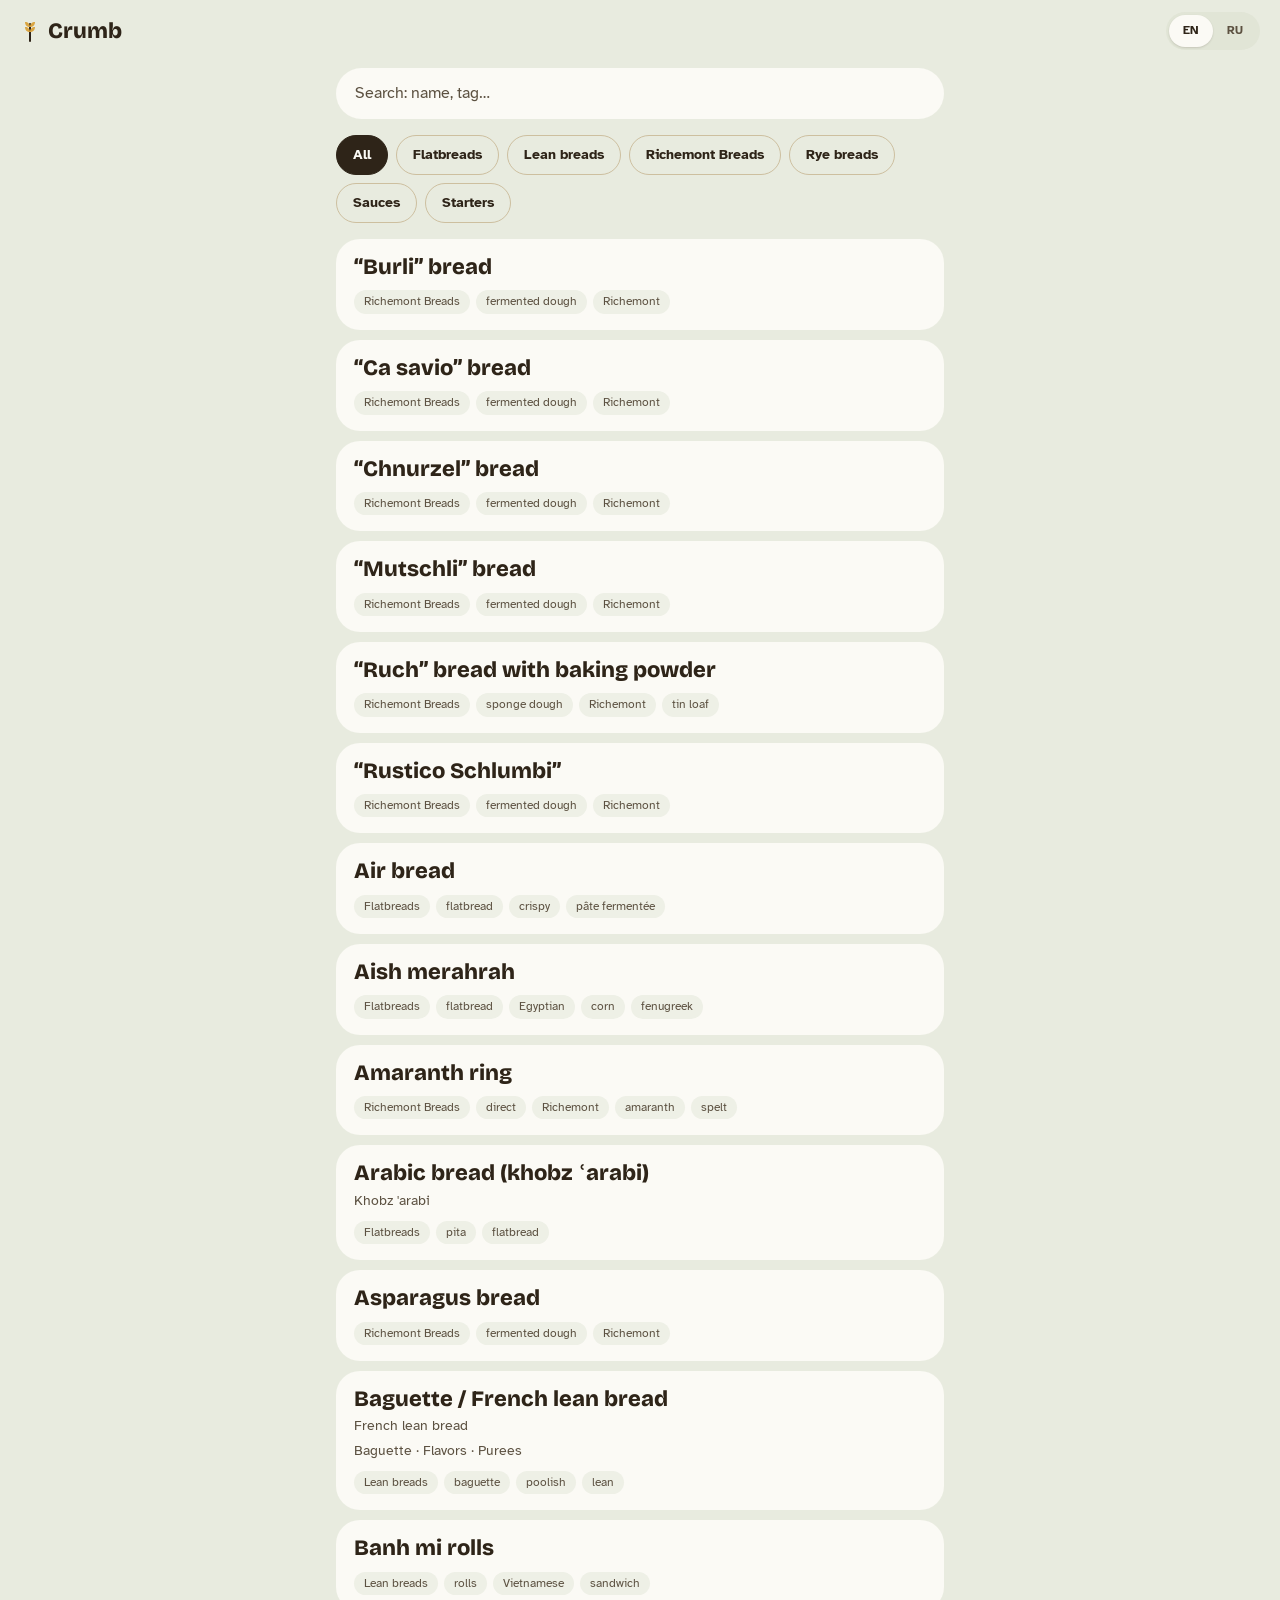
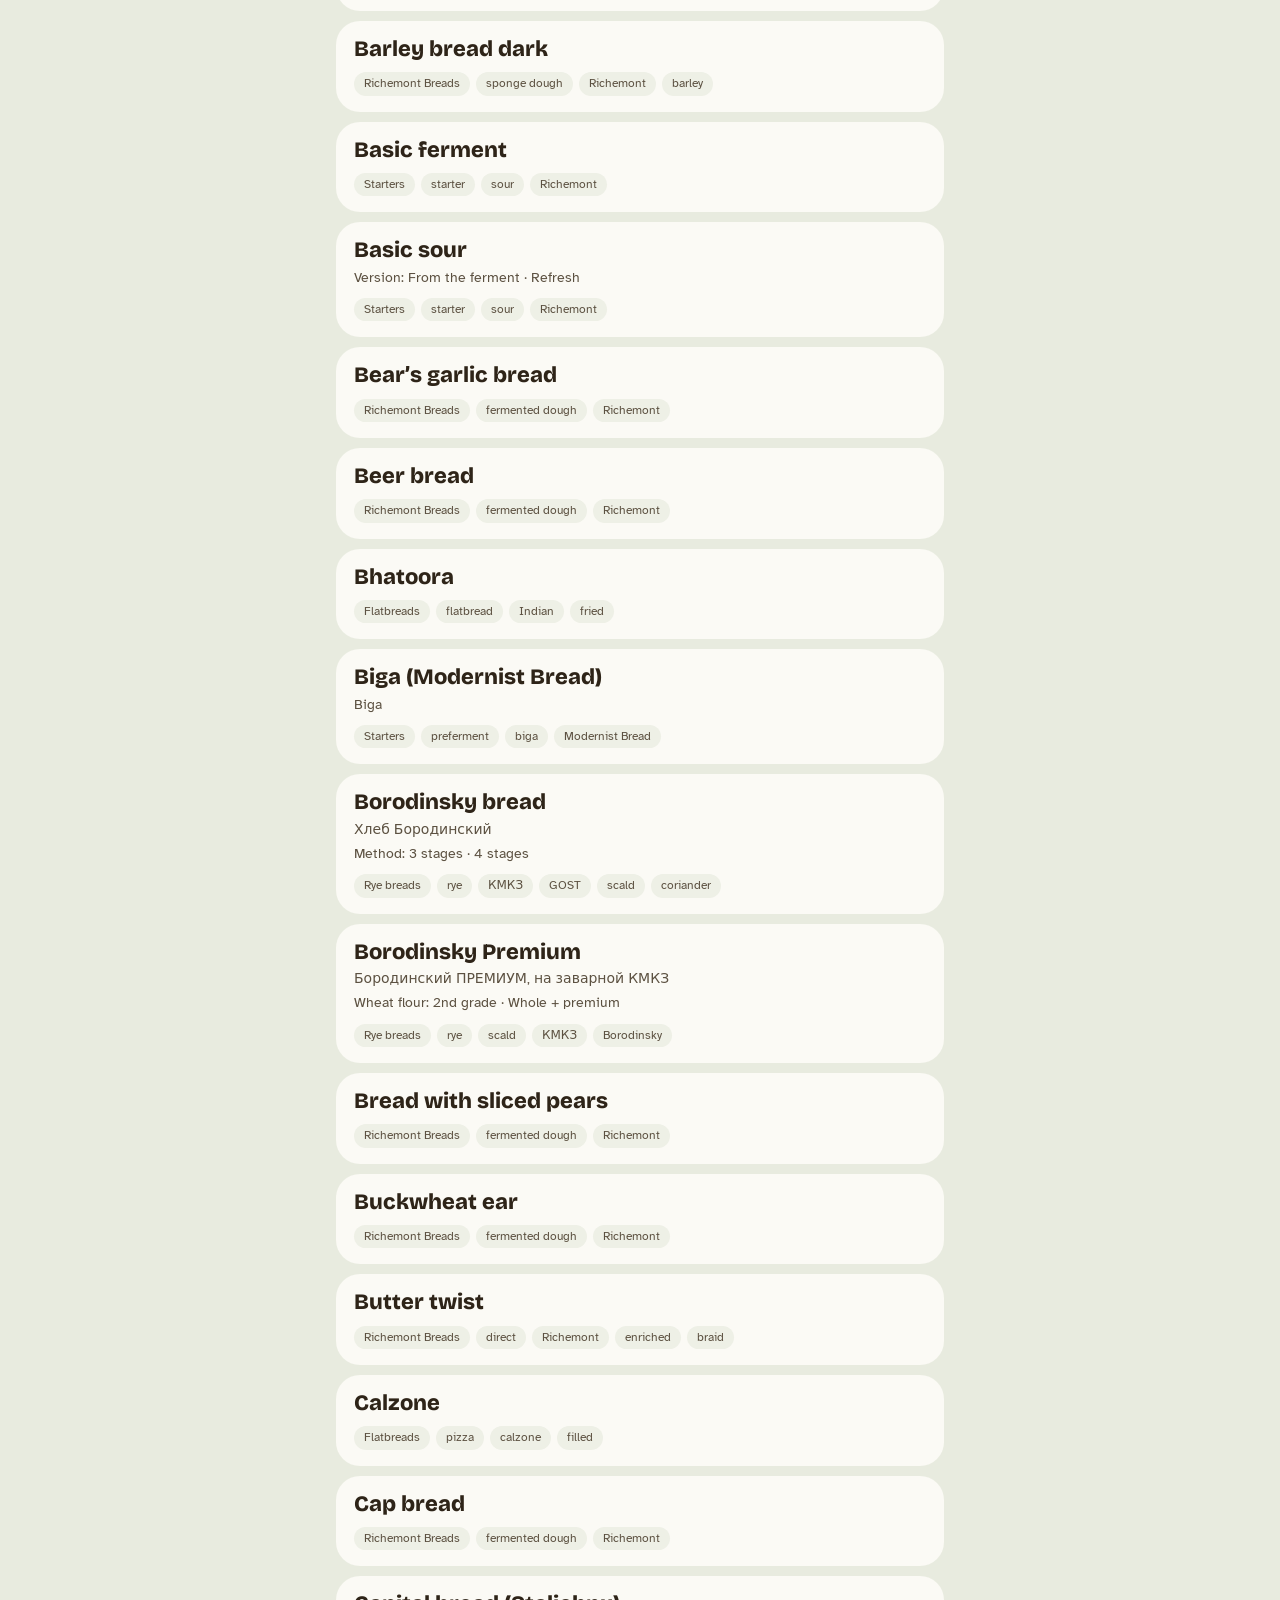
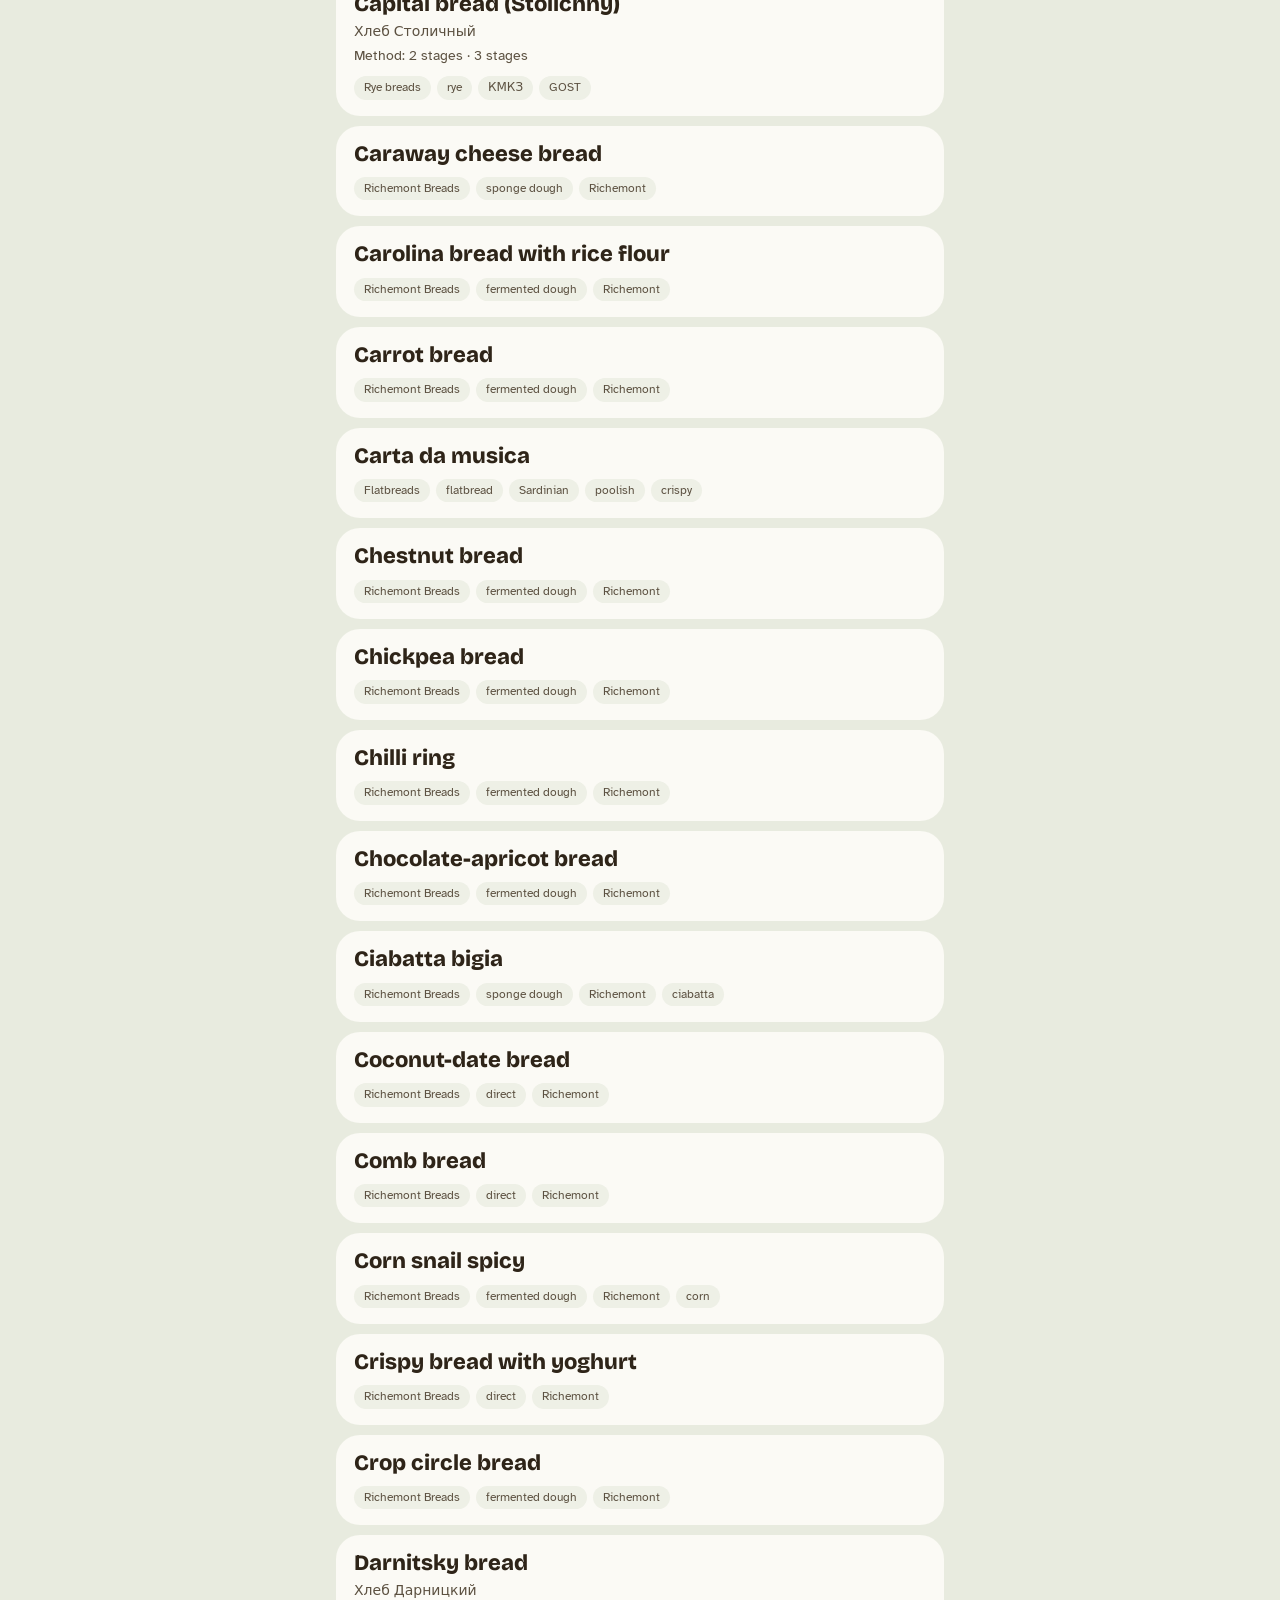
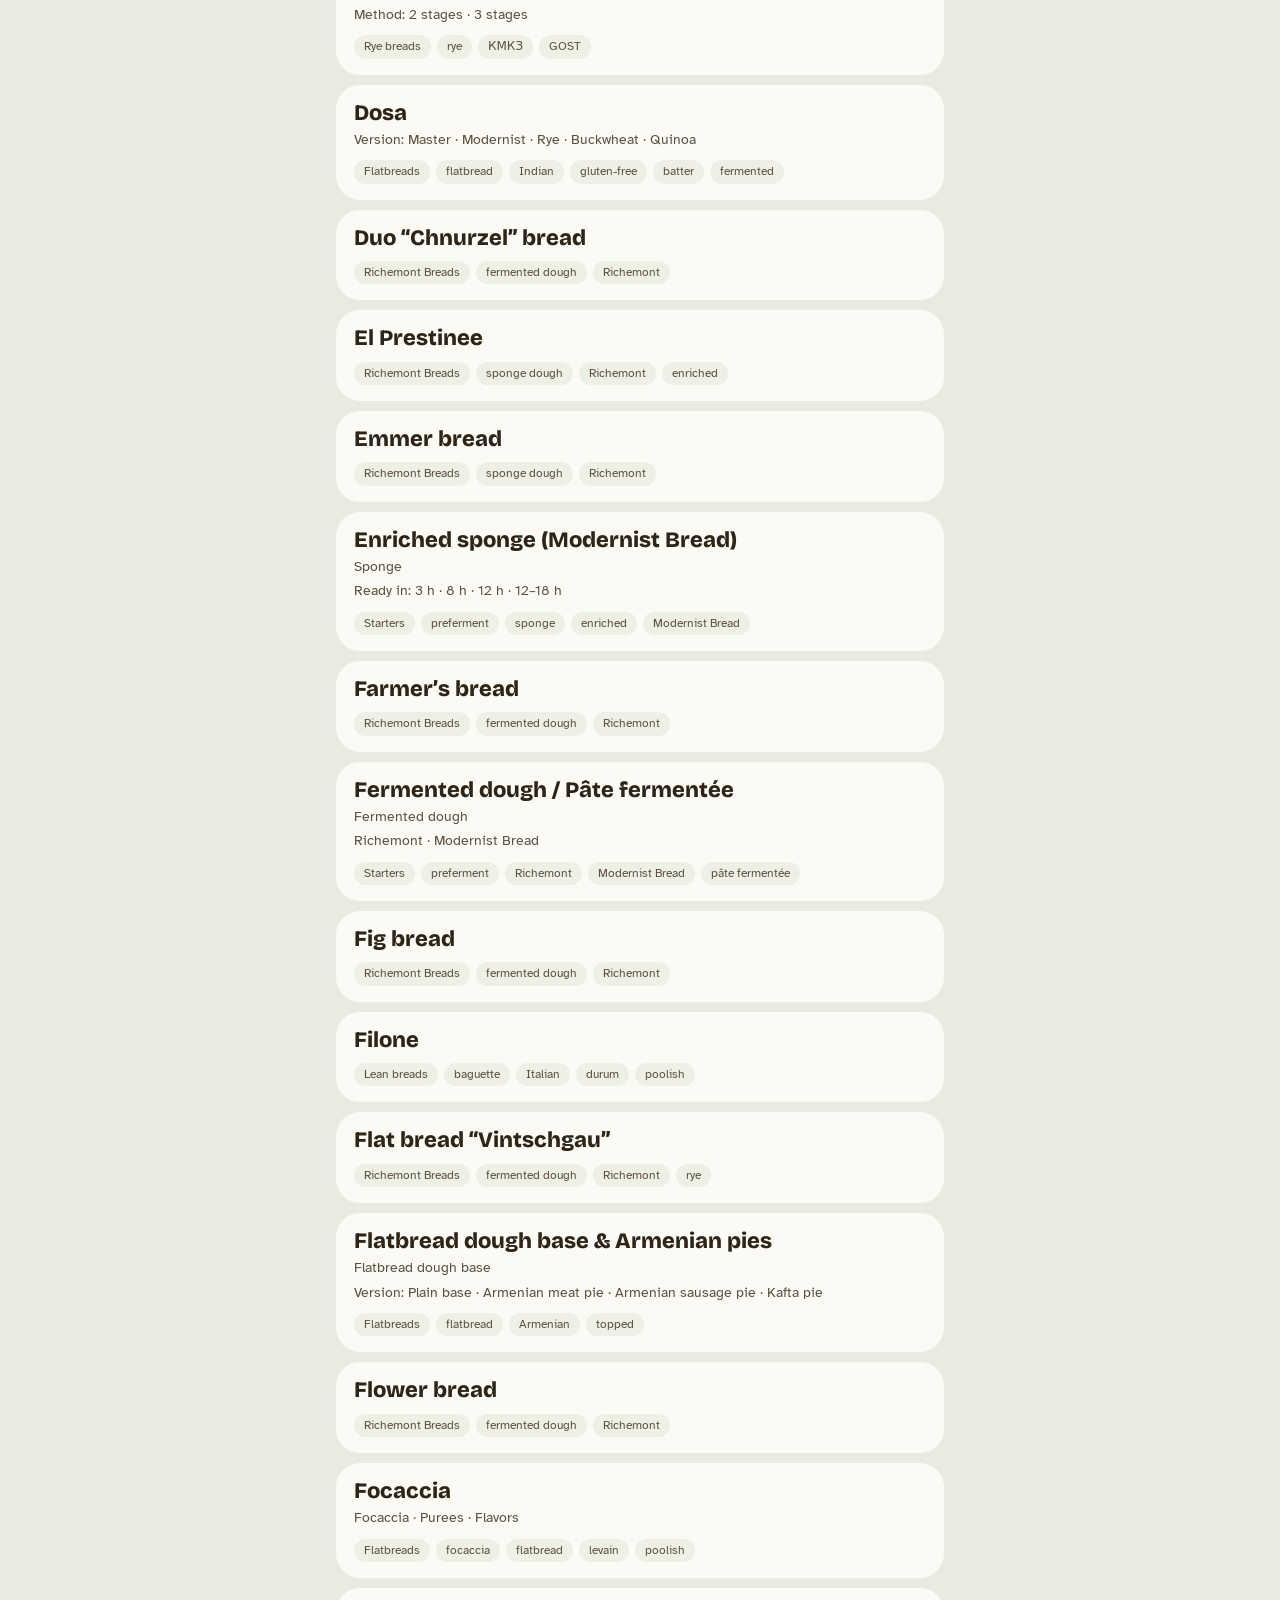
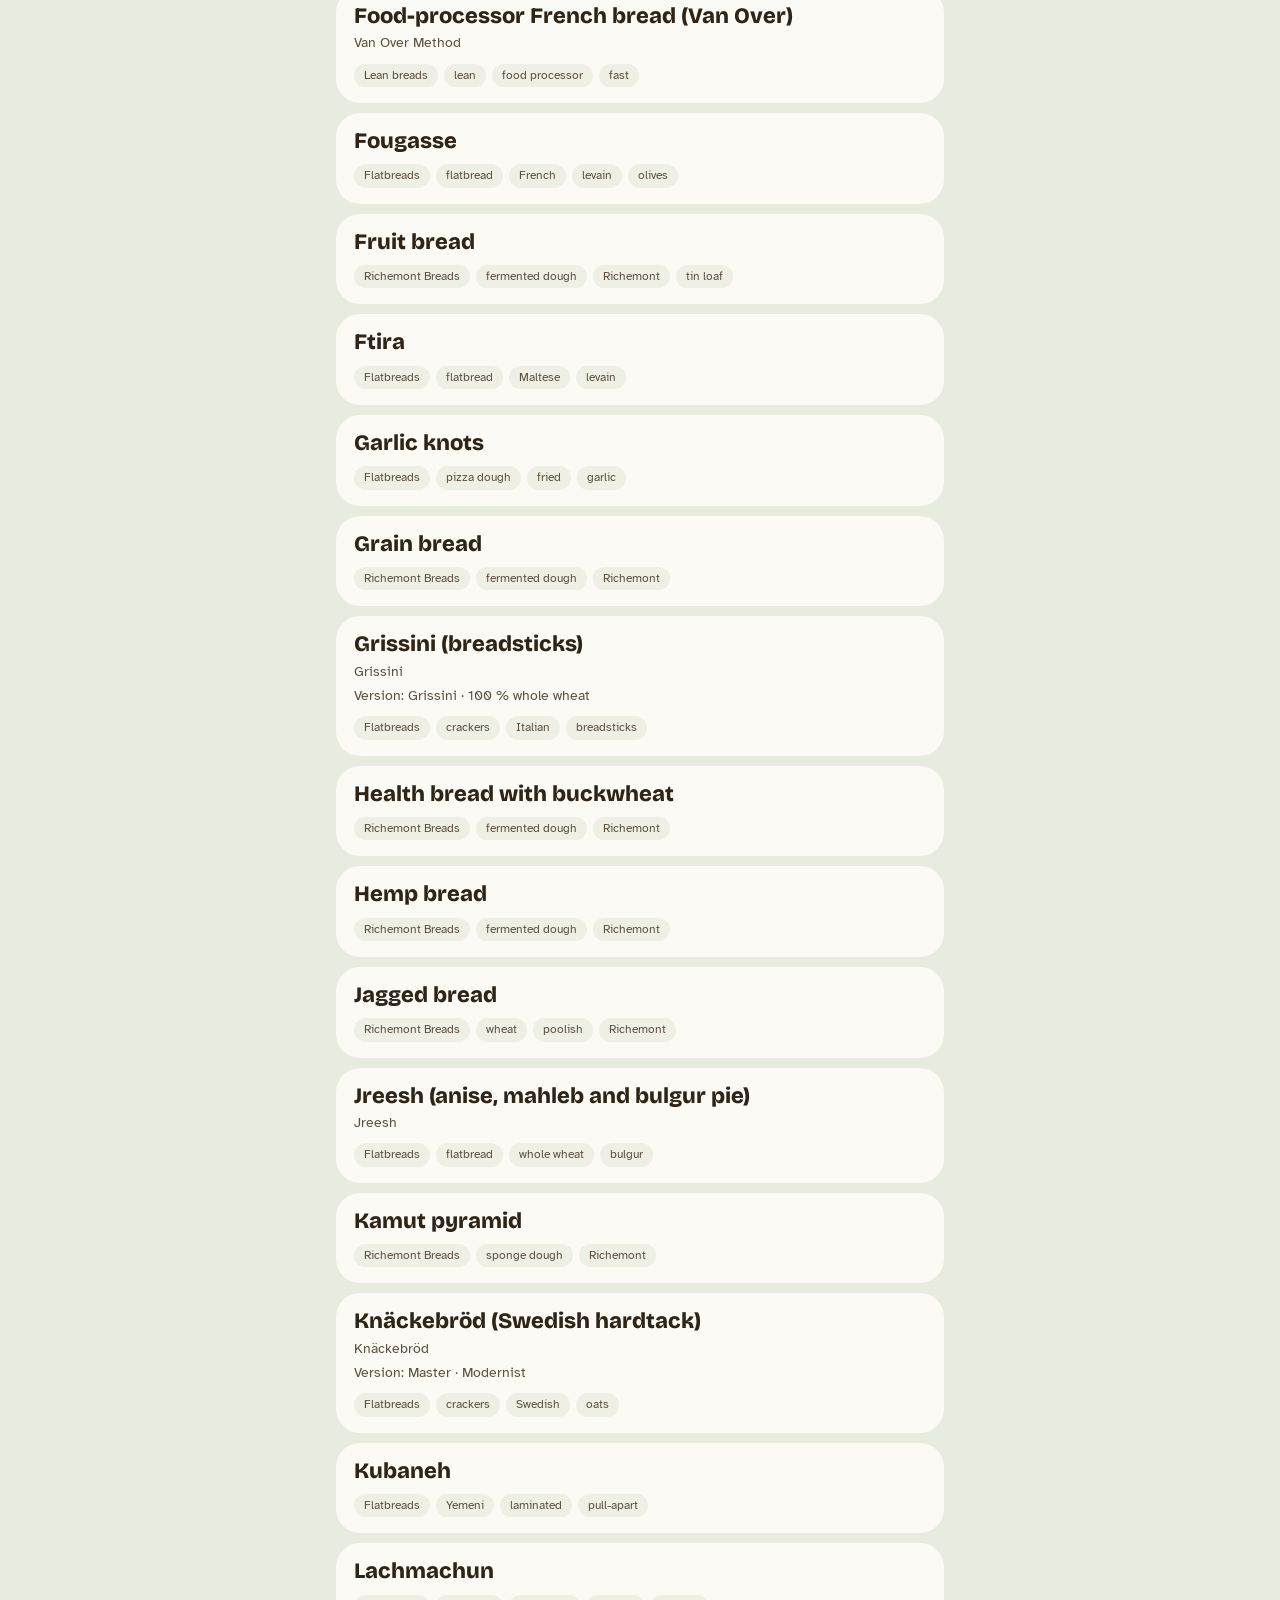
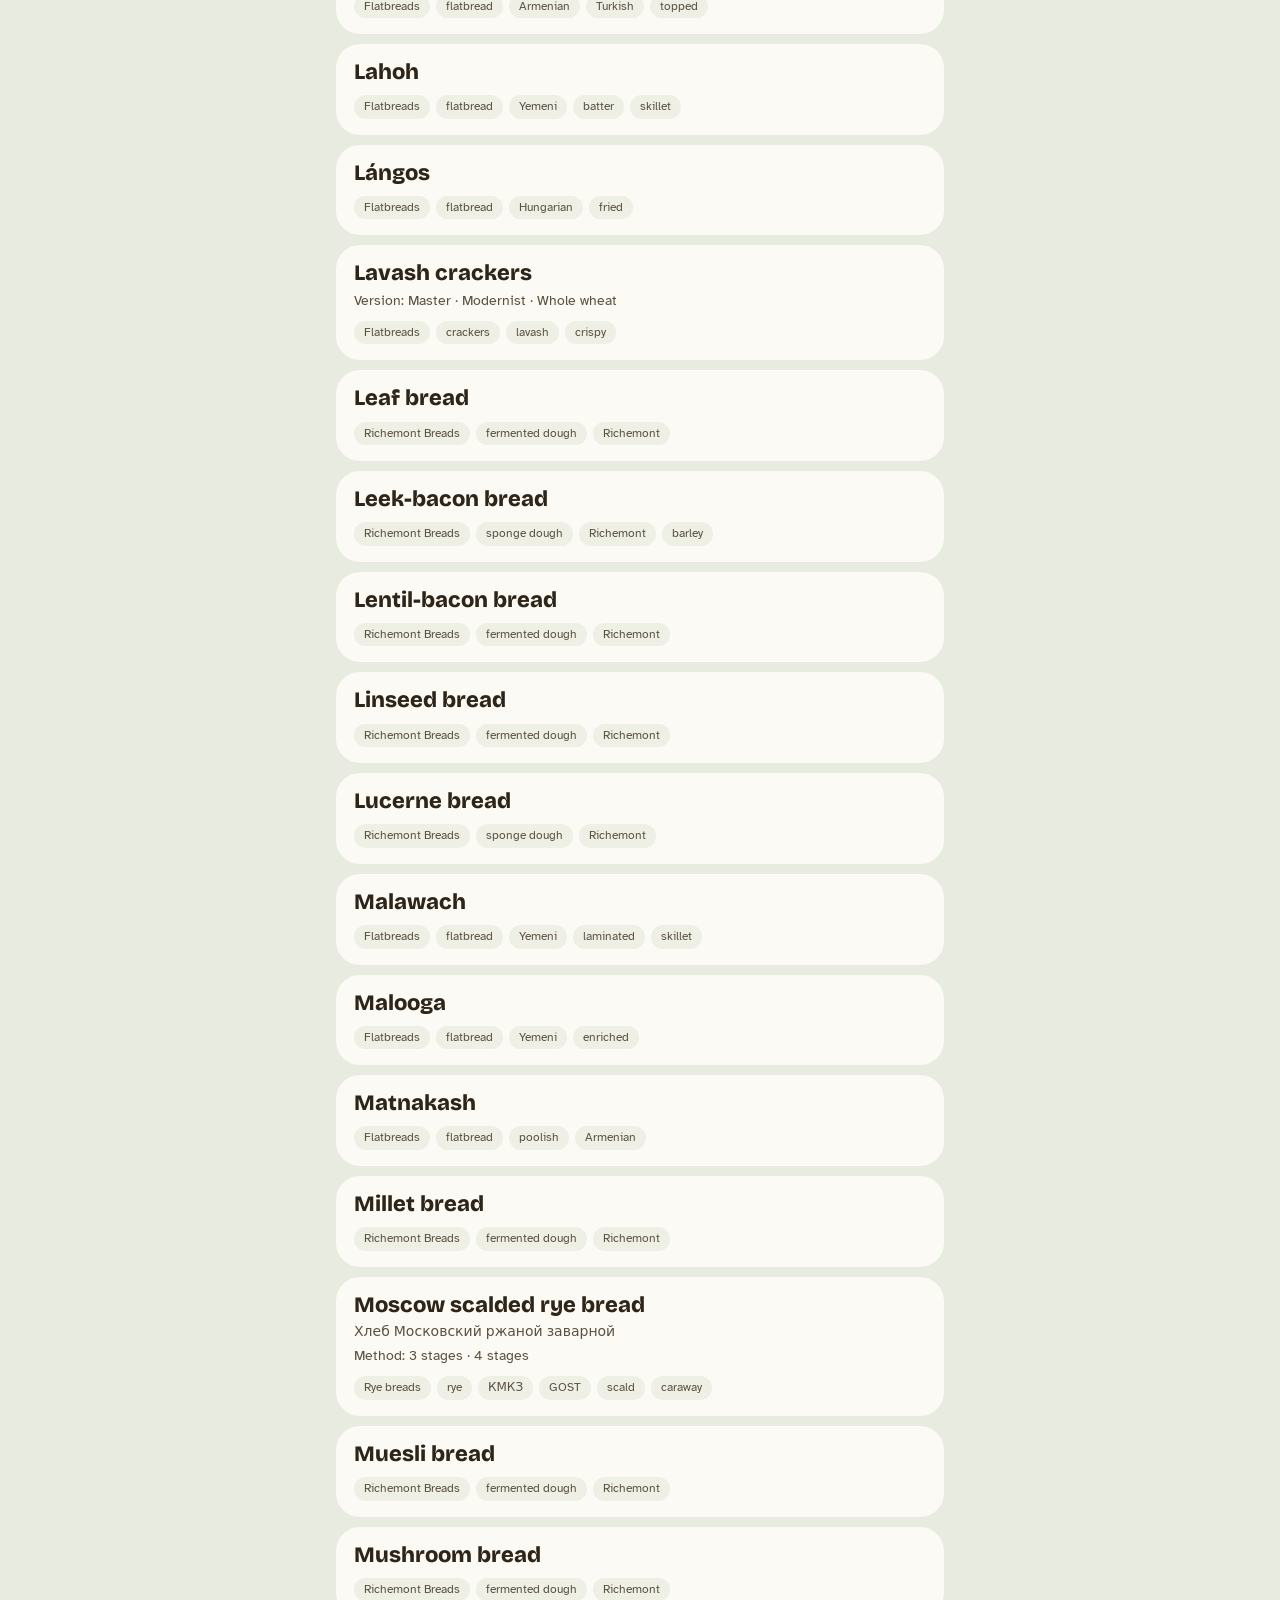
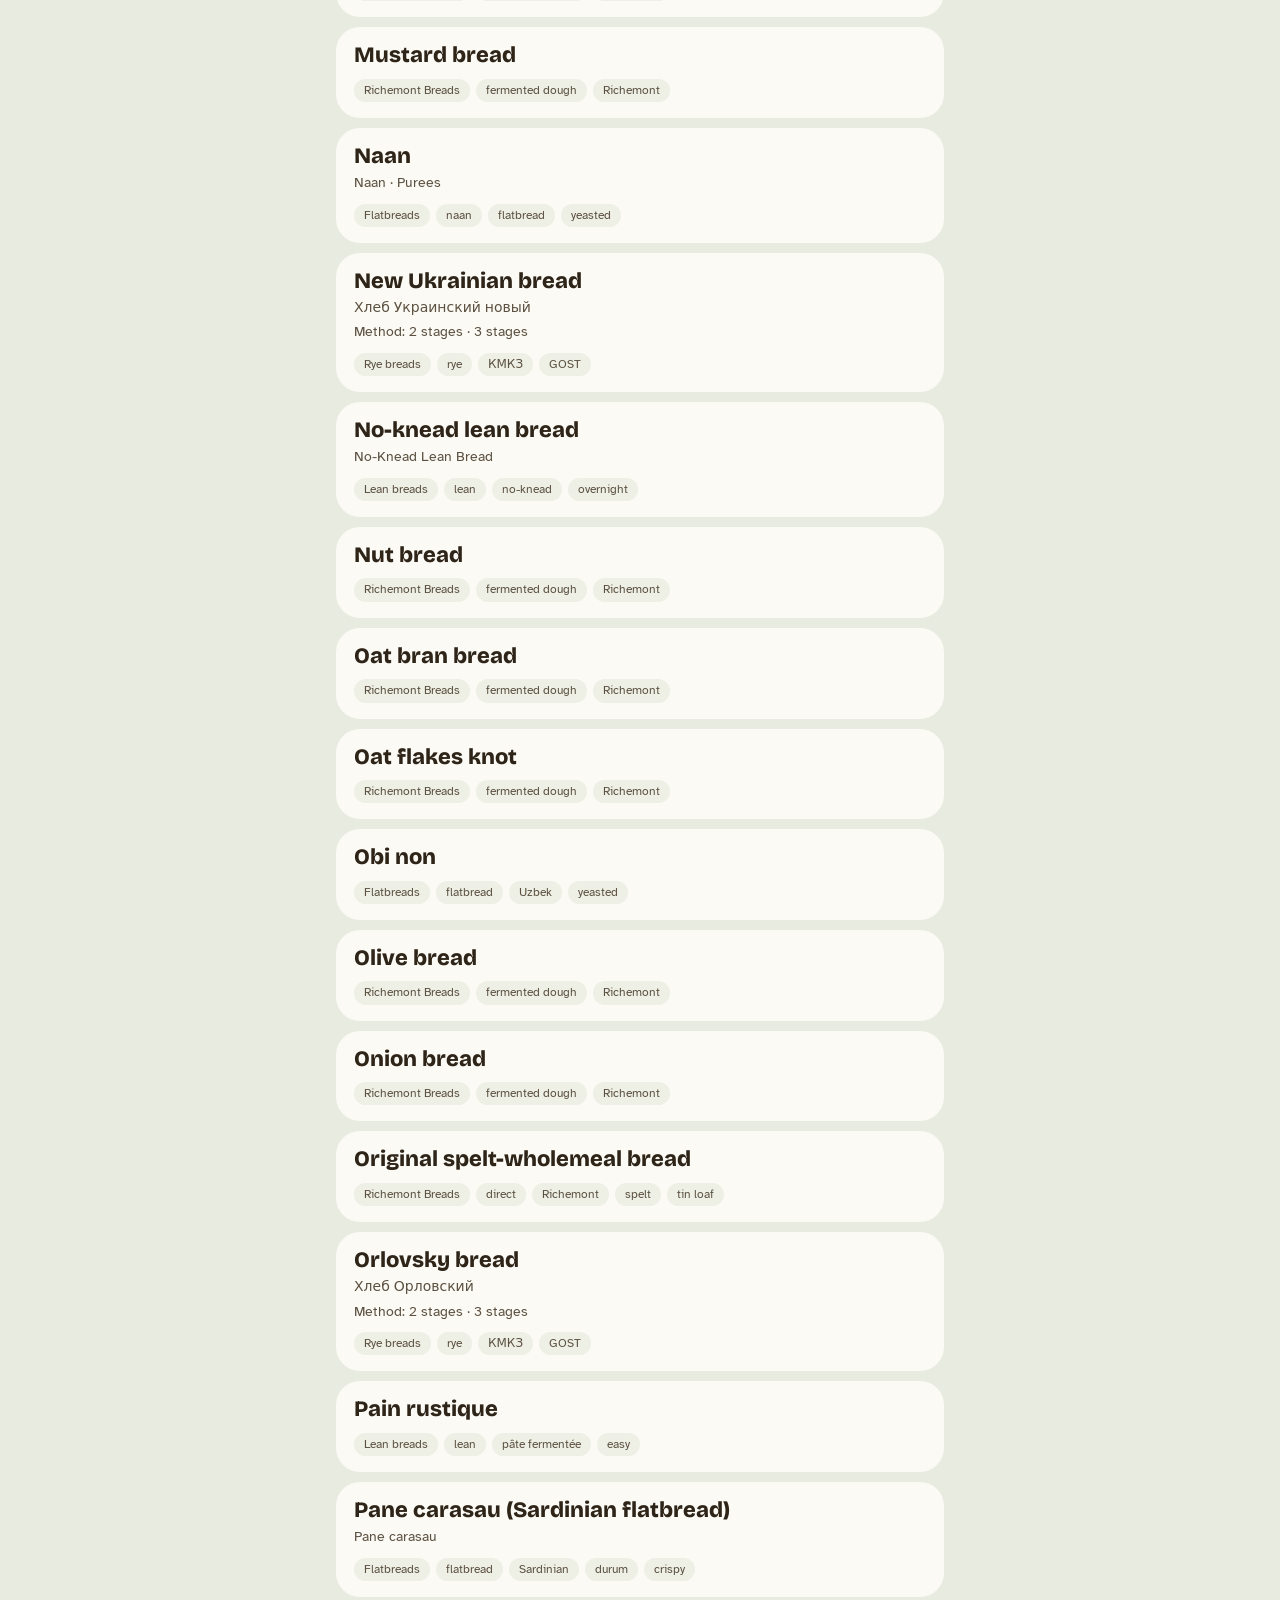
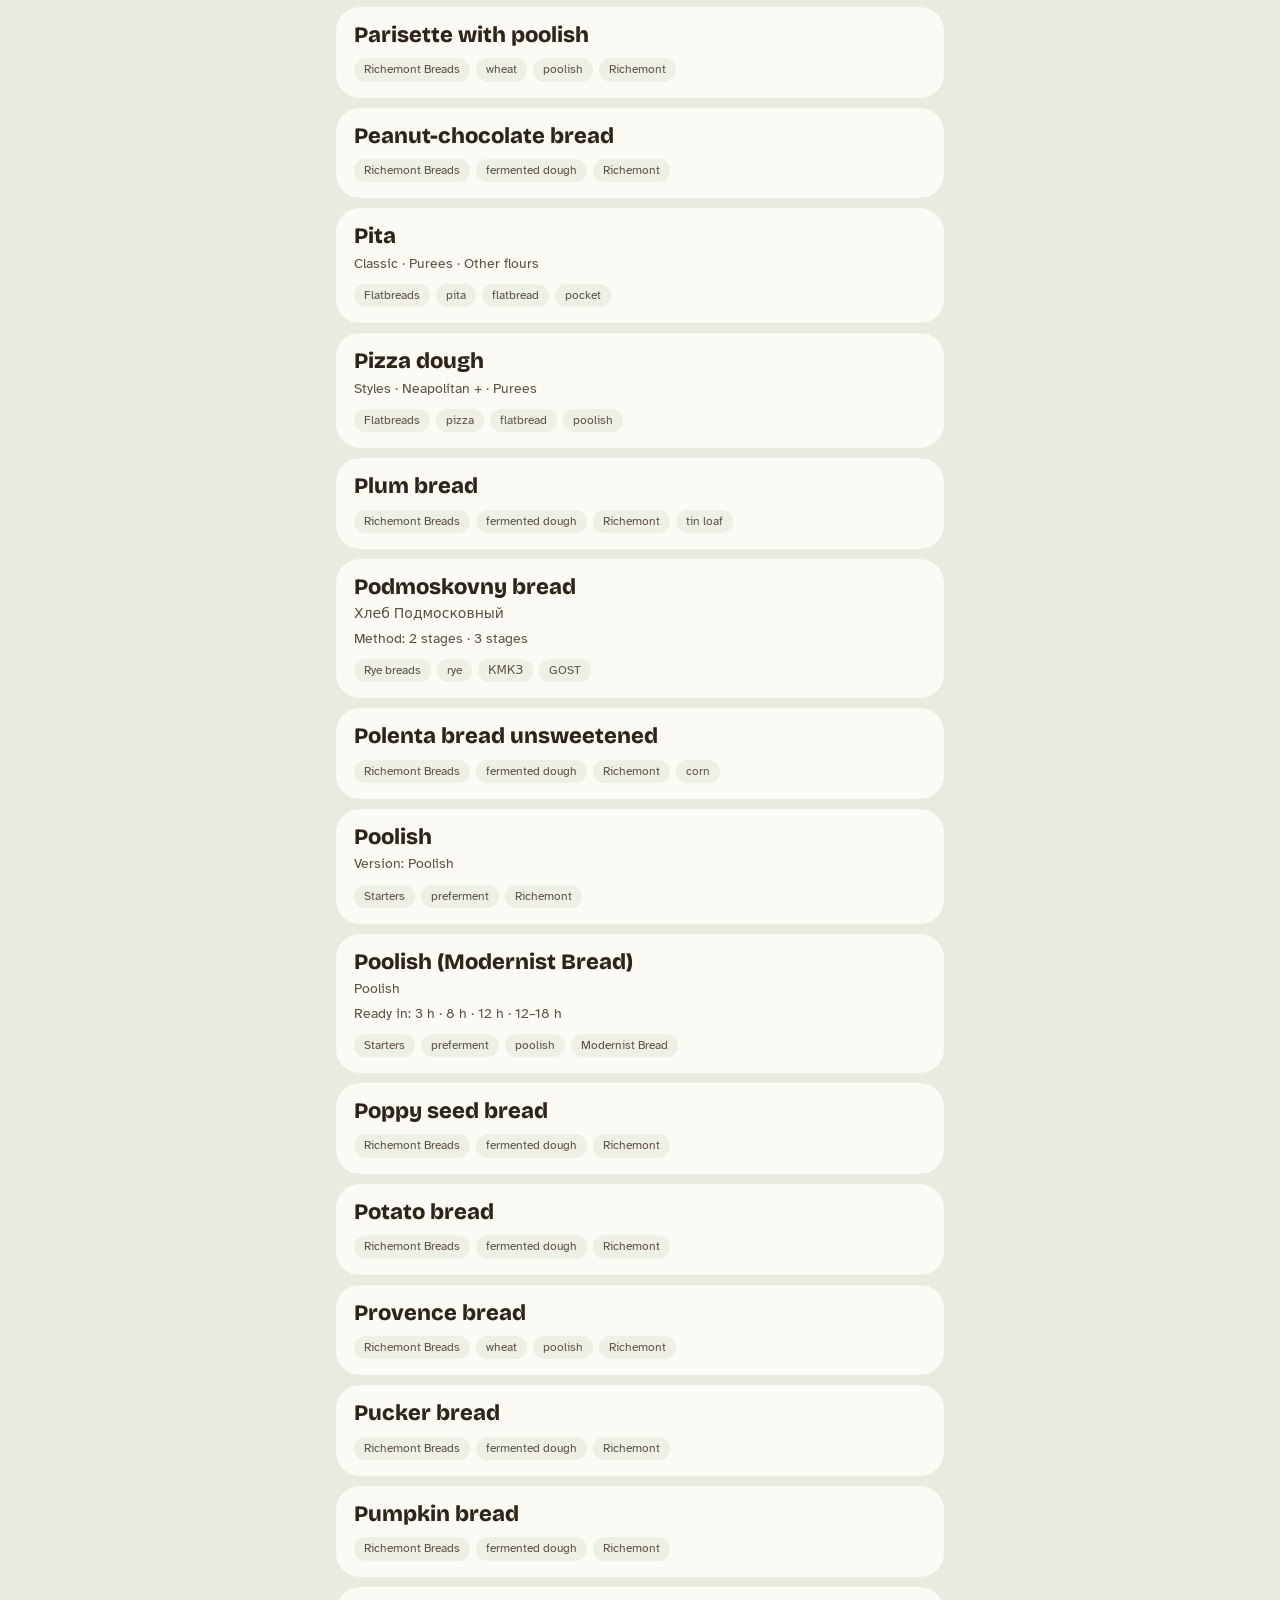
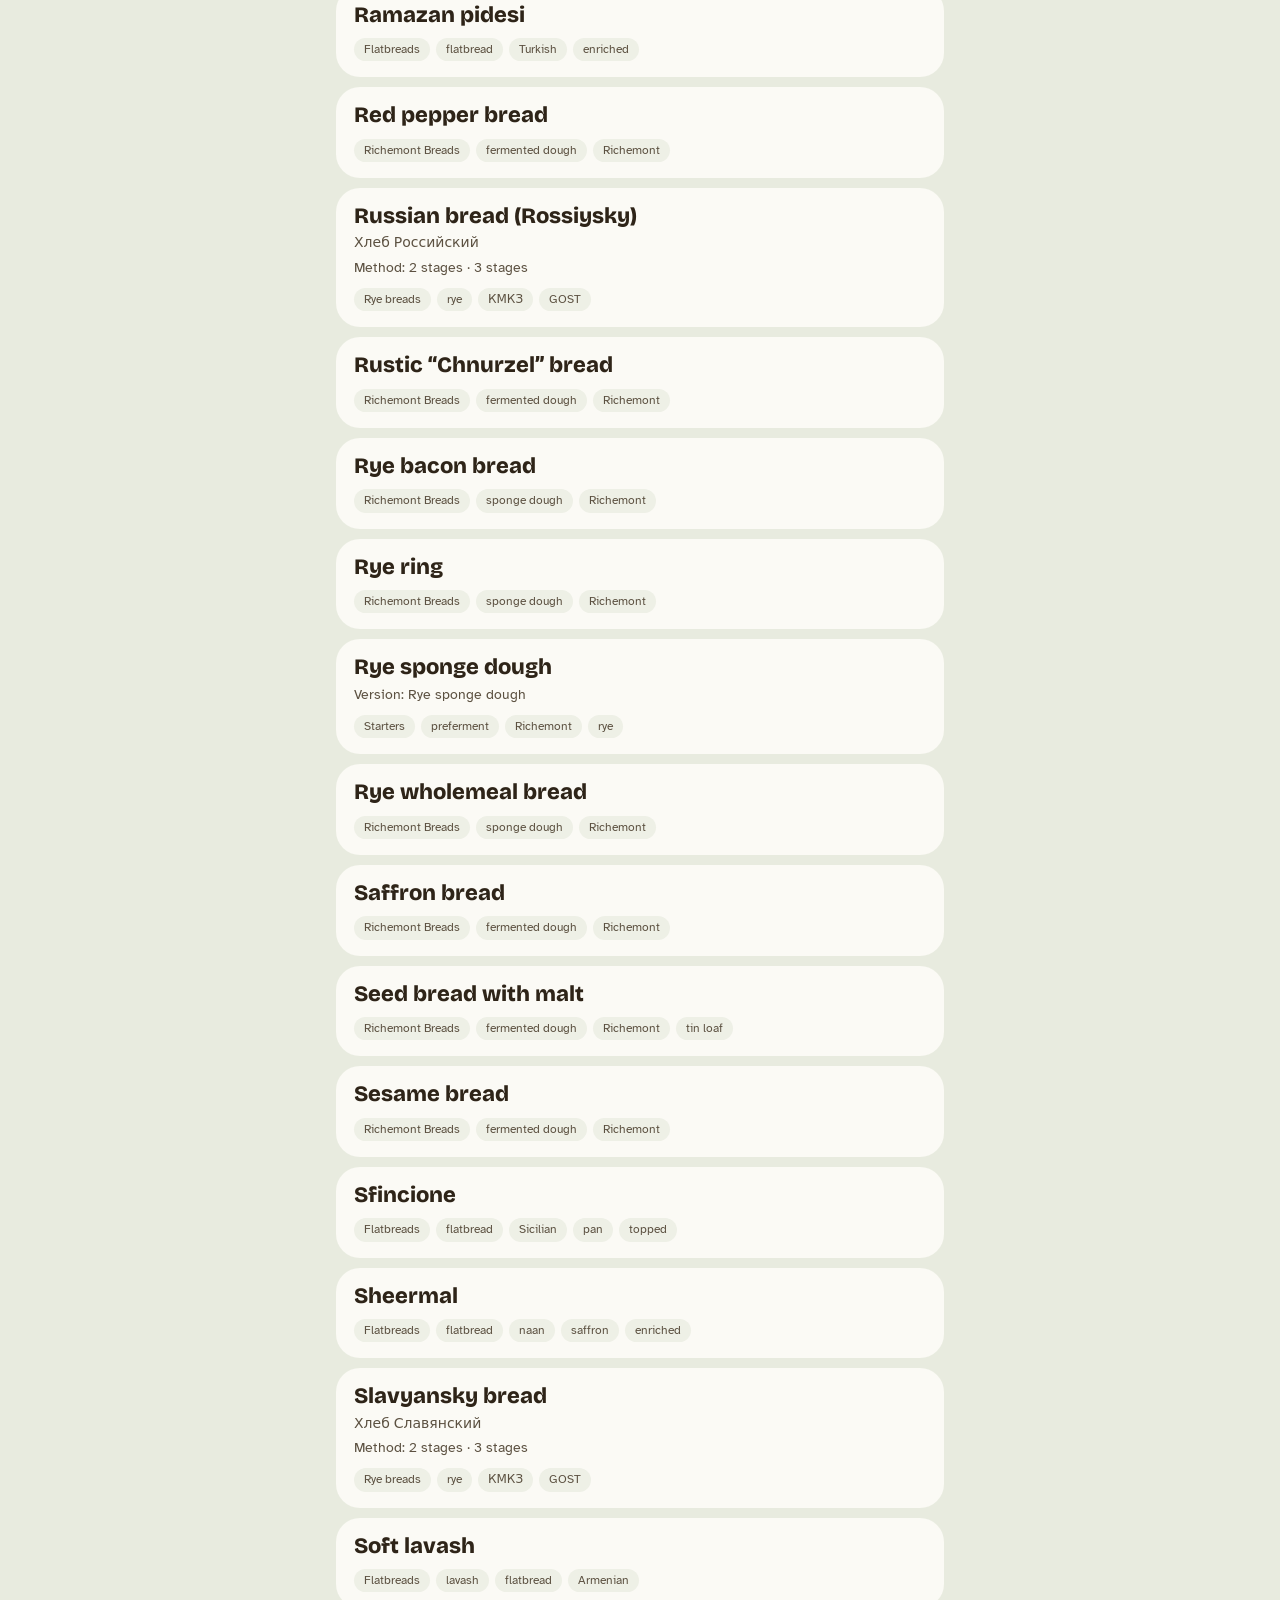
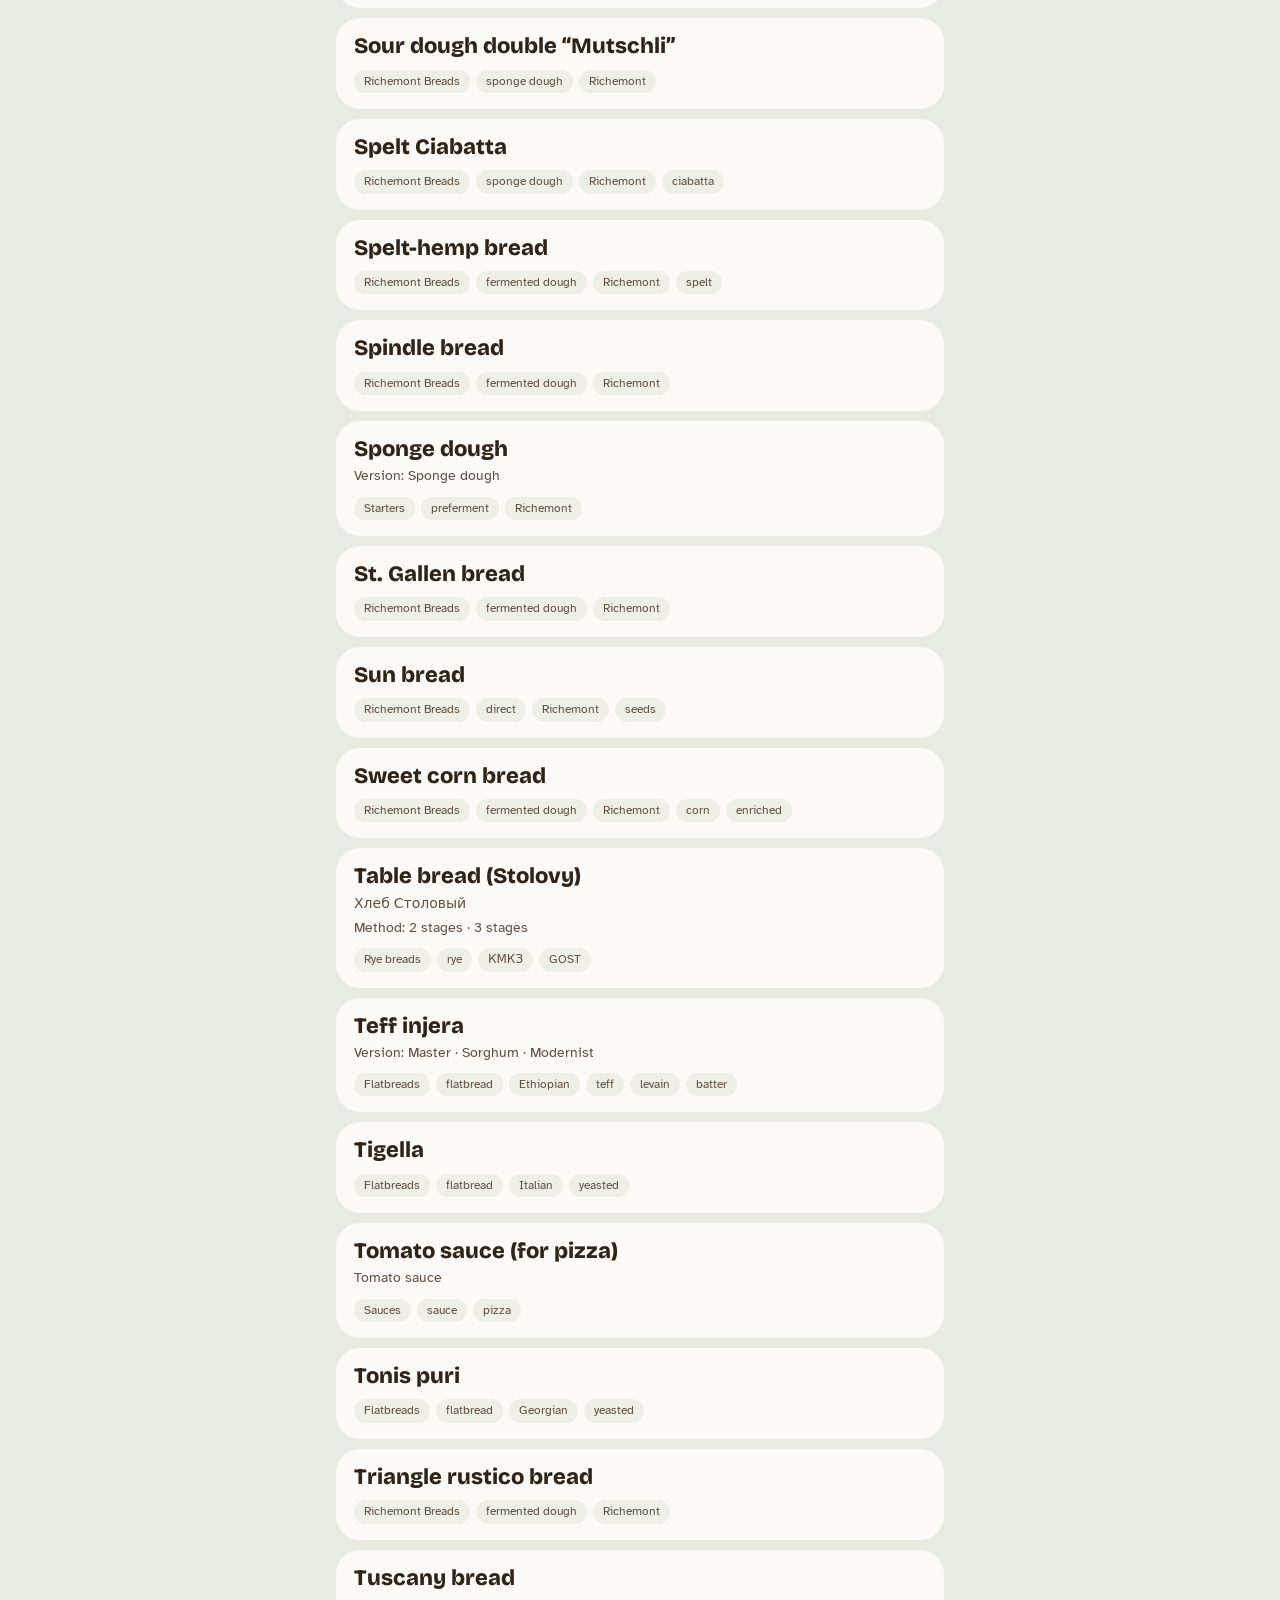
<file: index.html>
<!doctype html>
<html lang="en">
<head>
  <meta charset="utf-8">
  <meta name="viewport" content="width=device-width, initial-scale=1, viewport-fit=cover">
  <title>Crumb</title>
  <meta name="description" content="Bread recipe library and dough calculator">
  <meta name="theme-color" content="#E8EBDF">
  <link rel="manifest" href="manifest.webmanifest">
  <link rel="icon" href="icons/icon-192.png">
  <link rel="apple-touch-icon" href="icons/icon-192.png">
  <link rel="preconnect" href="https://fonts.googleapis.com">
  <link rel="preconnect" href="https://fonts.gstatic.com" crossorigin>
  <link rel="stylesheet" href="https://fonts.googleapis.com/css2?family=Bricolage+Grotesque:opsz,wght@12..96,500..800&family=Atkinson+Hyperlegible:wght@400;700&display=swap">
  <link rel="stylesheet" href="styles.css">
</head>
<body>
  <header class="top">
    <a href="#/" class="brand"><svg class="mark" width="20" height="22" viewBox="0 0 20 22" aria-hidden="true"><path d="M10 21V4" fill="none" stroke="currentColor" stroke-width="2" stroke-linecap="round"/><path class="ear" d="M10 7c-3 0-5-2-5-5 3 0 5 2 5 5zM10 7c3 0 5-2 5-5-3 0-5 2-5 5zM10 12c-3 0-5-2-5-5 3 0 5 2 5 5zM10 12c3 0 5-2 5-5-3 0-5 2-5 5z"/></svg>Crumb</a>
    <div class="top-right">
      <span id="net" class="net" hidden>offline</span>
      <div id="lang" class="lang" role="group" aria-label="Language / Язык">
        <button type="button" data-lang="en" aria-pressed="true">EN</button>
        <button type="button" data-lang="ru" aria-pressed="false">RU</button>
      </div>
    </div>
  </header>
  <main id="view" aria-live="polite"><p class="muted pad">Loading…</p></main>
  <div id="toast" class="toast" role="status" hidden></div>
  <script src="app.js"></script>
</body>
</html>
</file>
<file: styles.css>
/* Crumb · "Rye field" look
   Sage ground, wheat header card, white cards, rye-brown ink, wheat-gold accent. */
:root {
  --ground: #E8EBDF;
  --card: #FBFAF5;
  --hero: #F6EFDD;
  --well: #EEF0E6;
  --track: #E1E5D6;
  --line: #DCDFD1;
  --ink: #2E2418;
  --muted: #5C5141;
  --link: #4F3A1E;
  --accent: #D9A441;        /* wheat: flour bars, selected version */
  --accent-ink: #2E2418;
  --leaf: #6E8B4E;          /* slider fill */
  --liquid: #7FA3B8;        /* water, milk bars */
  --other: #A9967A;         /* everything else */
  --pill-line: #CDBF9F;
  --ok: #3F6B3A; --ok-soft: #DDEBD3;
  --warn: #8A5300; --warn-soft: #F8E7C4;
  --bad: #9E2F27; --bad-soft: #F6DCD8;
  --display: "Bricolage Grotesque", "Atkinson Hyperlegible", system-ui, sans-serif;
  --body: "Atkinson Hyperlegible", system-ui, -apple-system, "Segoe UI", sans-serif;
  --radius: 24px;
  color-scheme: light;
}
@media (prefers-color-scheme: dark) {
  :root {
    --ground: #1A1915;
    --card: #24221D;
    --hero: #2E2A21;
    --well: #2E2C26;
    --track: #3A372F;
    --line: #3A372F;
    --ink: #F1ECE1;
    --muted: #B9AE9C;
    --link: #E8C77F;
    --accent: #E0AF52;
    --accent-ink: #231B10;
    --leaf: #93B06F;
    --liquid: #8FB3C8;
    --other: #A39276;
    --pill-line: #4D4535;
    --ok: #A9CF9C; --ok-soft: #26351F;
    --warn: #F0C070; --warn-soft: #3A2E17;
    --bad: #F0958B; --bad-soft: #3D211D;
    color-scheme: dark;
  }
}

* { box-sizing: border-box; }
html, body { margin: 0; }
body {
  background: var(--ground);
  color: var(--ink);
  font: 16px/1.45 var(--body);
  -webkit-text-size-adjust: 100%;
  padding-bottom: env(safe-area-inset-bottom);
}
a { color: var(--link); }
h1, h2, h3 { font-family: var(--display); line-height: 1.15; margin: 0; text-wrap: balance; }
button { font: inherit; color: inherit; cursor: pointer; }
.muted { color: var(--muted); }
.pad { padding: 16px; }

/* header */
.top {
  position: sticky; top: 0; z-index: 5;
  display: flex; align-items: center; justify-content: space-between;
  padding: calc(12px + env(safe-area-inset-top)) max(20px, env(safe-area-inset-right)) 10px max(20px, env(safe-area-inset-left));
  background: var(--ground);
}
.brand {
  display: flex; align-items: center; gap: 8px; text-decoration: none; color: var(--ink);
  font: 800 22px var(--display);
}
.mark { color: var(--ink); }
.mark .ear { fill: var(--accent); }
.top-right { display: flex; align-items: center; gap: 8px; }
.net { font-size: 12px; font-weight: 700; color: var(--warn); background: var(--warn-soft); padding: 3px 10px; border-radius: 99px; }
.lang { display: flex; background: var(--track); border-radius: 99px; padding: 3px; }
.lang button {
  font-weight: 700; font-size: 12px; letter-spacing: .04em;
  height: 32px; min-width: 44px; padding: 0 10px; border: 0; border-radius: 99px;
  background: transparent; color: var(--muted);
}
.lang button[aria-pressed="true"] { background: var(--card); color: var(--ink); box-shadow: 0 1px 2px rgba(46,36,24,.15); }

main {
  max-width: 640px; margin: 0 auto;
  padding: 8px max(16px, env(safe-area-inset-right)) 48px max(16px, env(safe-area-inset-left));
  display: flex; flex-direction: column; gap: 14px;
}
:focus-visible { outline: 2px solid var(--link); outline-offset: 2px; }

/* cards */
.card {
  background: var(--card); border-radius: var(--radius); padding: 18px;
  display: flex; flex-direction: column; gap: 12px; min-width: 0;
}
.card h2 { font-size: 19px; font-weight: 700; }

/* recipe list */
.search {
  width: 100%; padding: 13px 18px; font: inherit; color: inherit;
  background: var(--card); border: 1px solid transparent; border-radius: 99px;
}
.search::placeholder { color: var(--muted); }
.chips { display: flex; flex-wrap: wrap; gap: 8px; margin: -2px 0; padding: 2px 0; }
.chips::-webkit-scrollbar { display: none; }
.chip {
  flex: none; height: 40px; padding: 0 16px; border-radius: 99px; font-weight: 700; font-size: 14px;
  border: 1px solid var(--pill-line); background: transparent; color: var(--ink);
}
.chip[aria-pressed="true"] { background: var(--ink); color: var(--card); border-color: var(--ink); }
.cards { display: flex; flex-direction: column; gap: 10px; }
.rcard {
  display: flex; flex-direction: column; gap: 4px; text-decoration: none; color: inherit;
  background: var(--card); border-radius: var(--radius); padding: 16px 18px;
}
.rcard h2 { font-size: 22px; font-weight: 800; }
.orig { color: var(--muted); font-size: 14px; }
.meta { display: flex; flex-wrap: wrap; gap: 6px; align-items: center; margin-top: 6px; }
.tag { font-size: 12px; color: var(--muted); background: var(--well); border-radius: 99px; padding: 3px 10px; }
.badge { font-size: 12px; font-weight: 700; border-radius: 99px; padding: 3px 10px; }
.badge.ok { color: var(--ok); background: var(--ok-soft); }
.badge.draft { color: var(--warn); background: var(--warn-soft); }
.badge.ph { color: var(--bad); background: var(--bad-soft); }
.count { margin: 2px 0 0; font-size: 13px; text-align: center; }

/* recipe header card */
.hero { background: var(--hero); padding: 20px; gap: 14px; }
.hero .meta { margin-top: 0; }
.hero .tag { background: var(--card); }
.back { font-size: 14px; text-decoration: none; align-self: flex-start; padding: 4px 0; }
.hero h1 { font-size: 40px; font-weight: 800; line-height: 1; }
.hero .orig { margin-top: 4px; }
.summary { margin-top: 4px; font-size: 14px; color: var(--muted); font-variant-numeric: tabular-nums; }
.placeholder-banner { padding: 10px 14px; border-radius: 14px; background: var(--bad-soft); color: var(--bad); font-size: 14px; font-weight: 700; }
.source { font-size: 13px; color: var(--muted); }

/* tabs above the version buttons (КМКЗ: start / refresh / ripe dough) */
.tabs { display: grid; grid-template-columns: repeat(var(--n, 3), minmax(0, 1fr)); gap: 4px; padding: 4px; border-radius: 14px; background: color-mix(in srgb, var(--pill-line) 45%, var(--hero)); }
.tabs button { min-height: 40px; padding: 4px 6px; border: 0; border-radius: 10px; background: transparent; color: var(--muted); font-weight: 700; font-size: 14px; line-height: 1.15; }
.tabs button[aria-selected="true"] { background: var(--ink); color: var(--card); }

/* version buttons: tiles that share the full width.
   1–3 versions: one row. 4 or more: two per row on a phone (an odd last one spans the row), four per row on wider screens. */
.variants { display: grid; grid-template-columns: repeat(2, minmax(0, 1fr)); gap: 8px; }
.variants[data-count="1"] { display: none; }
.variants[data-count="3"] { grid-template-columns: repeat(3, minmax(0, 1fr)); }
.variants:not([data-count="1"]):not([data-count="2"]):not([data-count="3"]) button:last-child:nth-child(odd) { grid-column: 1 / -1; }
@media (min-width: 521px) {
  .variants[data-count="4"] { grid-template-columns: repeat(4, minmax(0, 1fr)); }
  .variants[data-count="4"] button:last-child:nth-child(odd) { grid-column: auto; }
}
.variants button {
  display: flex; flex-direction: column; align-items: flex-start; justify-content: center; gap: 2px;
  min-width: 0; min-height: 56px; padding: 10px 12px; border-radius: 12px;
  border: 1.5px solid var(--pill-line); background: var(--card); color: var(--ink); text-align: left;
}
.variants[data-count="3"] button { padding: 10px; }
.variants[data-count="3"] button b { font-size: 14px; }
.variants button b { font-size: 15px; line-height: 1.2; font-variant-numeric: tabular-nums; }
.variants button span { font-size: 12px; color: var(--muted); line-height: 1.25; }
.variants button[aria-pressed="true"] { background: var(--accent); border-color: var(--accent); color: var(--accent-ink); }
.variants button[aria-pressed="true"] span { color: var(--accent-ink); opacity: .8; }

/* amount card */
.seg { display: grid; grid-template-columns: repeat(2, minmax(0, 1fr)); background: var(--well); border-radius: 99px; padding: 4px; }
.seg button { height: 40px; border: 0; border-radius: 99px; background: transparent; color: var(--muted); font-weight: 700; font-size: 14px; }
.seg button[aria-pressed="true"] { background: var(--ink); color: var(--card); }
#amount { display: flex; flex-direction: column; gap: 12px; }
.amount { display: flex; flex-direction: column; gap: 6px; }
.amount-head { display: flex; justify-content: space-between; align-items: center; gap: 10px; }
.amount-head label { font-weight: 700; font-size: 15px; }
.amount-val { display: flex; align-items: baseline; gap: 4px; font: 800 26px var(--display); }
.amount-val input {
  width: 4.4em; text-align: right; font: inherit; color: inherit; font-variant-numeric: tabular-nums;
  background: transparent; border: 0; border-bottom: 2px dashed var(--pill-line); padding: 0 2px; border-radius: 0;
}
.amount-val input:focus { outline: none; border-bottom-color: var(--leaf); }
.slider { -webkit-appearance: none; appearance: none; width: 100%; height: 44px; background: transparent; margin: 0; touch-action: pan-y; }
.slider:focus { outline: none; }
.slider::-webkit-slider-runnable-track { height: 12px; border-radius: 99px; background: linear-gradient(to right, var(--leaf) var(--p, 50%), var(--track) var(--p, 50%)); }
.slider::-webkit-slider-thumb {
  -webkit-appearance: none; width: 32px; height: 32px; margin-top: -10px; border-radius: 50%;
  background: #FFFFFF; border: 0; box-shadow: 0 1px 4px rgba(46,36,24,.35);
}
.slider::-moz-range-track { height: 12px; border-radius: 99px; background: var(--track); }
.slider::-moz-range-progress { height: 12px; border-radius: 99px; background: var(--leaf); }
.slider::-moz-range-thumb { width: 30px; height: 30px; border-radius: 50%; background: #FFFFFF; border: 0; box-shadow: 0 1px 4px rgba(46,36,24,.35); }
.slider:focus-visible::-webkit-slider-thumb { outline: 3px solid var(--link); }
.range-ends { display: flex; justify-content: space-between; font-size: 12px; color: var(--muted); margin-top: -6px; }
.hint { font-size: 13px; color: var(--muted); margin: 0; }
.fields { display: grid; grid-template-columns: repeat(2, minmax(0, 1fr)); gap: 8px; }
.field { background: var(--well); border-radius: 16px; padding: 8px 12px; display: flex; flex-direction: column; }
.field label { font-size: 12px; color: var(--muted); }
.field input {
  width: 100%; border: 0; background: transparent; color: inherit; padding: 2px 0;
  font: 700 20px var(--body); font-variant-numeric: tabular-nums;
}
.field input:focus { outline: none; }
.field:focus-within { box-shadow: inset 0 0 0 2px var(--leaf); }

/* totals */
.warn { padding: 12px 16px; border-radius: 16px; background: var(--warn-soft); color: var(--warn); font-size: 14px; font-weight: 700; }
.totals { display: grid; grid-template-columns: repeat(2, minmax(0, 1fr)); gap: 8px; }
.tot { background: var(--well); border-radius: 16px; padding: 10px 12px; min-width: 0; }
.tot .k { font-size: 12px; color: var(--muted); line-height: 1.25; }
.tot .v { font: 800 22px var(--display); font-variant-numeric: tabular-nums; margin-top: 2px; }
.fine { font-size: 12.5px; color: var(--muted); margin: 0; }
.fine.center { text-align: center; }

/* stages and ingredients */
.stage-head { display: flex; justify-content: space-between; align-items: baseline; gap: 8px; flex-wrap: wrap; }
.stage-head h3 { font-size: 19px; font-weight: 700; }
.stage-cond { font-size: 12.5px; color: var(--muted); }
.ings-head, .ing-top { display: grid; grid-template-columns: minmax(0, 1fr) 4.6em 4.4em; gap: 8px; align-items: baseline; }
.ings-head { font-size: 12px; color: var(--muted); padding-bottom: 6px; border-bottom: 2px solid var(--ink); }
.ings-head span:not(:first-child) { text-align: right; }
.ings { list-style: none; margin: 0; padding: 0; display: flex; flex-direction: column; }
.ings li { padding: 10px 0; display: flex; flex-direction: column; gap: 3px; border-bottom: 1px solid var(--line); }
.ing-name { min-width: 0; font-size: 16px; }
.ing-pct { font-size: 13.5px; color: var(--muted); font-variant-numeric: tabular-nums; text-align: right; white-space: nowrap; }
.ing-g { font-size: 17px; font-variant-numeric: tabular-nums; text-align: right; white-space: nowrap; }
.ings small { display: block; color: var(--muted); font-size: 12.5px; line-height: 1.3; }
.flag { font-size: 11px; font-weight: 700; color: var(--muted); background: var(--well); border-radius: 99px; padding: 1px 7px; margin-left: 6px; vertical-align: 1px; white-space: nowrap; }
.flag.flour { color: var(--accent-ink); background: var(--accent); }
.stage-total { display: flex; justify-content: space-between; font-size: 14px; color: var(--muted); border-top: 1px dashed var(--pill-line); padding-top: 10px; font-variant-numeric: tabular-nums; }
.stage.topping { background: transparent; border: 2px dashed var(--pill-line); }

/* method */
.steps { margin: 0; padding-left: 0; list-style: none; counter-reset: step; display: flex; flex-direction: column; gap: 10px; }
.steps li { counter-increment: step; position: relative; padding-left: 38px; }
.steps li::before {
  content: counter(step); position: absolute; left: 0; top: 0;
  width: 26px; height: 26px; border-radius: 50%; background: var(--well);
  font: 700 13px/26px var(--body); text-align: center; color: var(--ink);
}
.notes { white-space: pre-line; }

.toast {
  position: fixed; left: 50%; bottom: calc(24px + env(safe-area-inset-bottom)); transform: translateX(-50%);
  background: var(--ink); color: var(--card); padding: 10px 18px; border-radius: 99px; font-size: 14px;
  max-width: calc(100% - 32px);
}
@media (prefers-reduced-motion: no-preference) {
  .variants button, .seg button, .lang button, .chip { transition: background-color .15s, color .15s; }
}

/* keep every card separate: results and method sit in wrappers inside main */
#out, #info { display: flex; flex-direction: column; gap: 16px; }
#out:empty, #info:empty { display: none; }
main { gap: 16px; }

/* reference photos */
.hero-photo { display: block; padding: 0; border: 0; background: none; border-radius: 16px; overflow: hidden; aspect-ratio: 4 / 3; width: 100%; }
.hero-photo img { width: 100%; height: 100%; object-fit: cover; display: block; }
.ref-photos { display: flex; gap: 10px; align-items: flex-start; }
.ref { padding: 0; border: 0; background: none; color: var(--muted); font-size: 12px; text-align: left; display: flex; flex-direction: column; gap: 4px; min-width: 0; }
.ref img { display: block; width: 100%; border-radius: 12px; }
.ref.photo { flex: 3 1 0; }
.ref.steps { flex: 1 1 0; }
.lightbox { padding: 0; border: 0; background: transparent; max-width: 100vw; max-height: 100vh; width: 100vw; height: 100vh; }
.lightbox::backdrop { background: rgba(20, 16, 12, .92); }
.lightbox[open] { display: flex; align-items: center; justify-content: center; }
.lightbox img { max-width: 100%; max-height: 100%; object-fit: contain; }
.lb-close {
  position: fixed; top: calc(12px + env(safe-area-inset-top)); right: max(12px, env(safe-area-inset-right));
  width: 44px; height: 44px; border-radius: 50%; border: 0; background: rgba(255,255,255,.9); color: #2E2418; font-size: 18px;
}

/* link from a preferment to its own recipe */
.rlink { color: var(--link); text-decoration: underline; text-decoration-thickness: 1px; text-underline-offset: 3px; }
.rlink span { text-decoration: none; display: inline-block; }
</file>
